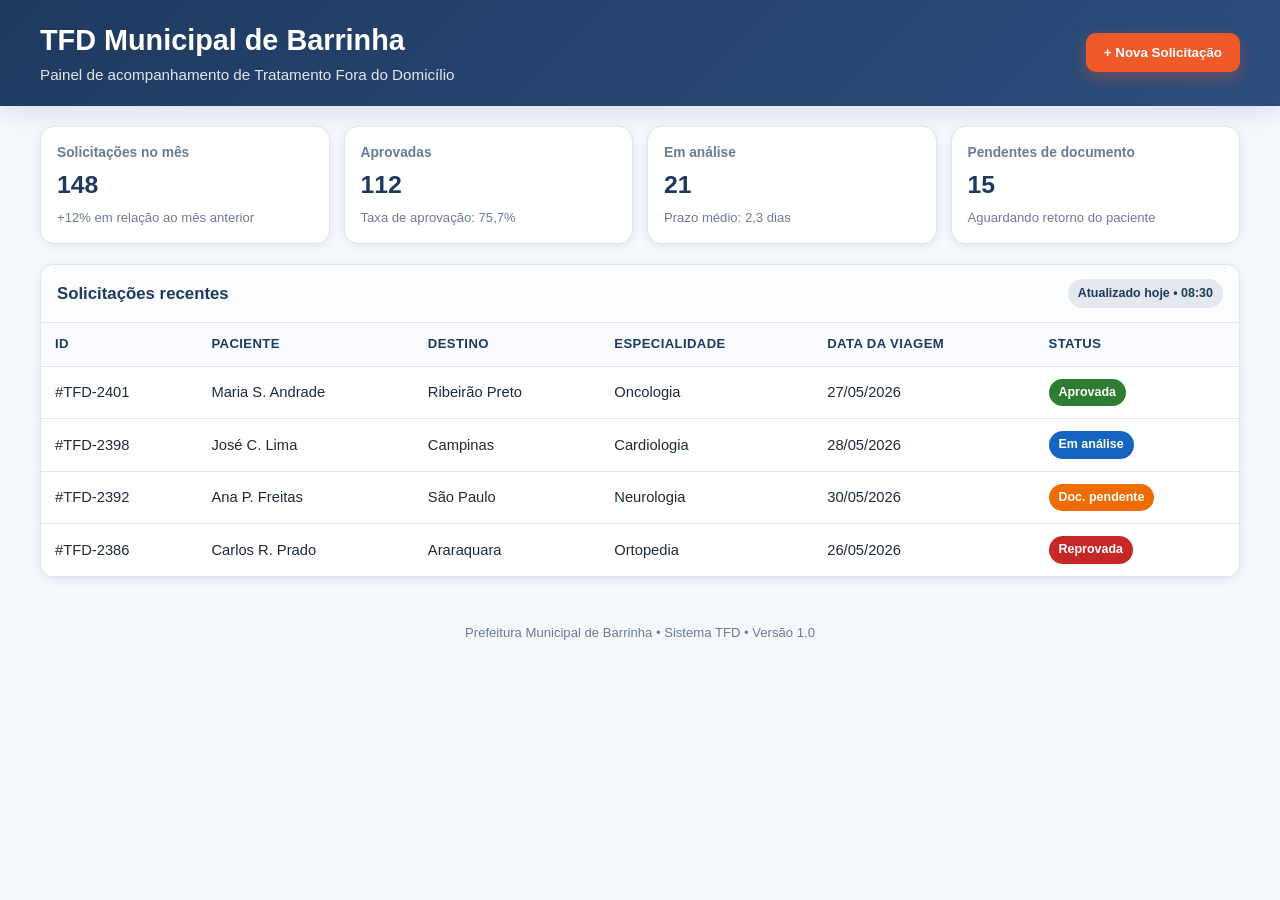
<file: index.html>
<!doctype html>
<html lang="pt-BR">
<head>
  <meta charset="UTF-8" />
  <meta name="viewport" content="width=device-width, initial-scale=1.0" />
  <title>TFD Municipal de Barrinha</title>
  <style>
    :root {
      --azul: #1F3A5F;
      --laranja: #F05A28;
      --bg: #f4f7fb;
      --card: #ffffff;
      --text: #1d2b3a;
      --muted: #6b7c93;
      --border: #dfe6ef;
      --ok: #2e7d32;
      --warn: #ef6c00;
      --pending: #1565c0;
      --danger: #c62828;
      --shadow: 0 6px 24px rgba(31, 58, 95, 0.12);
    }

    * { box-sizing: border-box; }

    body {
      margin: 0;
      font-family: "Inter", "Segoe UI", Roboto, Arial, sans-serif;
      background: var(--bg);
      color: var(--text);
      line-height: 1.4;
    }

    .app {
      min-height: 100vh;
      display: grid;
      grid-template-rows: auto auto 1fr;
    }

    header {
      background: linear-gradient(135deg, var(--azul), #2c4f7f);
      color: #fff;
      padding: 20px clamp(16px, 4vw, 40px);
      box-shadow: var(--shadow);
    }

    .header-top {
      display: flex;
      align-items: center;
      justify-content: space-between;
      gap: 12px;
      flex-wrap: wrap;
    }

    .brand h1 {
      margin: 0;
      font-size: clamp(1.2rem, 2.3vw, 1.8rem);
      font-weight: 700;
    }

    .brand p {
      margin: 4px 0 0;
      color: rgba(255,255,255,0.88);
      font-size: 0.95rem;
    }

    .btn-primary {
      border: none;
      background: var(--laranja);
      color: #fff;
      font-weight: 600;
      padding: 12px 18px;
      border-radius: 10px;
      cursor: pointer;
      transition: transform .15s ease, filter .2s ease;
      box-shadow: 0 6px 16px rgba(240,90,40,.35);
    }

    .btn-primary:hover { filter: brightness(1.05); transform: translateY(-1px); }
    .btn-primary:active { transform: translateY(0); }

    main {
      padding: 20px clamp(16px, 4vw, 40px) 32px;
      display: grid;
      gap: 20px;
    }

    .cards {
      display: grid;
      grid-template-columns: repeat(4, minmax(0,1fr));
      gap: 14px;
    }

    .card {
      background: var(--card);
      border: 1px solid var(--border);
      border-radius: 14px;
      padding: 16px;
      box-shadow: 0 2px 10px rgba(31,58,95,.07);
    }

    .card .label {
      font-size: .86rem;
      color: var(--muted);
      margin: 0 0 6px;
      font-weight: 600;
    }

    .card .value {
      margin: 0;
      font-size: 1.55rem;
      font-weight: 700;
      color: var(--azul);
    }

    .card .trend {
      margin-top: 6px;
      font-size: .82rem;
      color: var(--muted);
    }

    .table-wrap {
      background: var(--card);
      border: 1px solid var(--border);
      border-radius: 14px;
      overflow: hidden;
      box-shadow: 0 2px 10px rgba(31,58,95,.07);
    }

    .table-header {
      display: flex;
      justify-content: space-between;
      align-items: center;
      gap: 12px;
      padding: 14px 16px;
      border-bottom: 1px solid var(--border);
      background: #fbfdff;
    }

    .table-header h2 {
      margin: 0;
      font-size: 1.05rem;
      color: var(--azul);
    }

    .chip {
      font-size: .78rem;
      padding: 6px 10px;
      border-radius: 999px;
      background: rgba(31,58,95,.1);
      color: var(--azul);
      font-weight: 600;
    }

    table {
      width: 100%;
      border-collapse: collapse;
    }

    th, td {
      padding: 12px 14px;
      text-align: left;
      border-bottom: 1px solid var(--border);
      font-size: .92rem;
    }

    th {
      background: #f9fbfe;
      color: var(--azul);
      font-size: .82rem;
      text-transform: uppercase;
      letter-spacing: .03em;
    }

    tr:hover td { background: #fcfeff; }

    .status {
      display: inline-flex;
      align-items: center;
      gap: 6px;
      font-size: .78rem;
      font-weight: 700;
      border-radius: 999px;
      padding: 5px 10px;
      color: #fff;
    }

    .status.ok { background: var(--ok); }
    .status.warn { background: var(--warn); }
    .status.pending { background: var(--pending); }
    .status.danger { background: var(--danger); }

    footer {
      text-align: center;
      padding: 14px;
      color: var(--muted);
      font-size: .82rem;
    }

    @media (max-width: 980px) {
      .cards { grid-template-columns: repeat(2, minmax(0,1fr)); }
    }

    @media (max-width: 680px) {
      header { padding-bottom: 18px; }
      .header-top { align-items: flex-start; }
      .btn-primary { width: 100%; }
      .cards { grid-template-columns: 1fr; }
      .table-wrap { overflow-x: auto; }
      table { min-width: 680px; }
    }
  </style>
</head>
<body>
  <div class="app">
    <header>
      <div class="header-top">
        <div class="brand">
          <h1>TFD Municipal de Barrinha</h1>
          <p>Painel de acompanhamento de Tratamento Fora do Domicílio</p>
        </div>
        <button class="btn-primary" type="button">+ Nova Solicitação</button>
      </div>
    </header>

    <main>
      <section class="cards" aria-label="Resumo de indicadores">
        <article class="card">
          <p class="label">Solicitações no mês</p>
          <p class="value">148</p>
          <div class="trend">+12% em relação ao mês anterior</div>
        </article>
        <article class="card">
          <p class="label">Aprovadas</p>
          <p class="value">112</p>
          <div class="trend">Taxa de aprovação: 75,7%</div>
        </article>
        <article class="card">
          <p class="label">Em análise</p>
          <p class="value">21</p>
          <div class="trend">Prazo médio: 2,3 dias</div>
        </article>
        <article class="card">
          <p class="label">Pendentes de documento</p>
          <p class="value">15</p>
          <div class="trend">Aguardando retorno do paciente</div>
        </article>
      </section>

      <section class="table-wrap" aria-label="Tabela de solicitações">
        <div class="table-header">
          <h2>Solicitações recentes</h2>
          <span class="chip">Atualizado hoje • 08:30</span>
        </div>
        <table>
          <thead>
            <tr>
              <th>ID</th>
              <th>Paciente</th>
              <th>Destino</th>
              <th>Especialidade</th>
              <th>Data da viagem</th>
              <th>Status</th>
            </tr>
          </thead>
          <tbody>
            <tr>
              <td>#TFD-2401</td>
              <td>Maria S. Andrade</td>
              <td>Ribeirão Preto</td>
              <td>Oncologia</td>
              <td>27/05/2026</td>
              <td><span class="status ok">Aprovada</span></td>
            </tr>
            <tr>
              <td>#TFD-2398</td>
              <td>José C. Lima</td>
              <td>Campinas</td>
              <td>Cardiologia</td>
              <td>28/05/2026</td>
              <td><span class="status pending">Em análise</span></td>
            </tr>
            <tr>
              <td>#TFD-2392</td>
              <td>Ana P. Freitas</td>
              <td>São Paulo</td>
              <td>Neurologia</td>
              <td>30/05/2026</td>
              <td><span class="status warn">Doc. pendente</span></td>
            </tr>
            <tr>
              <td>#TFD-2386</td>
              <td>Carlos R. Prado</td>
              <td>Araraquara</td>
              <td>Ortopedia</td>
              <td>26/05/2026</td>
              <td><span class="status danger">Reprovada</span></td>
            </tr>
          </tbody>
        </table>
      </section>
    </main>

    <footer>
      Prefeitura Municipal de Barrinha • Sistema TFD • Versão 1.0
    </footer>
  </div>
</body>
</html>
</file>
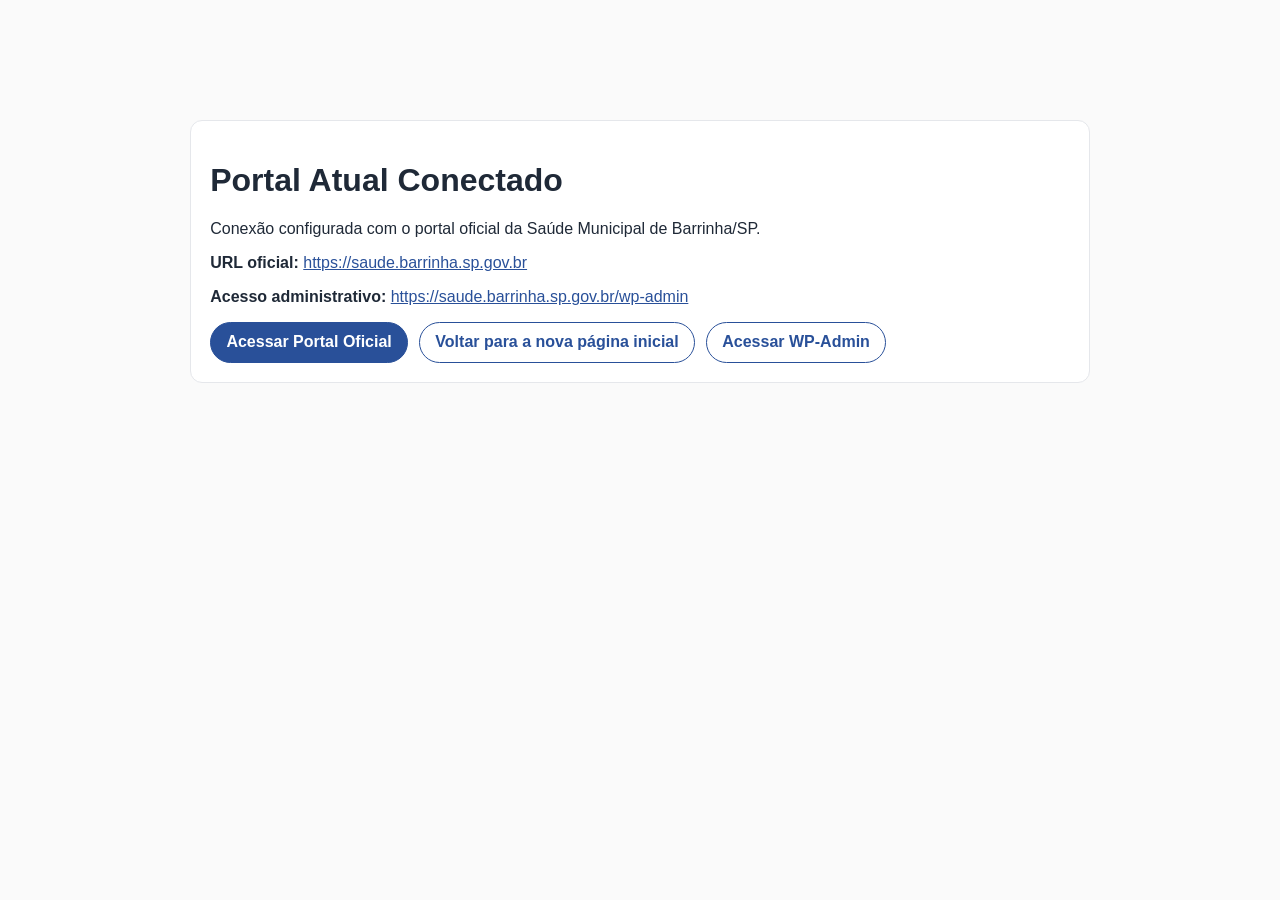
<file: portal-atual.html>
<!DOCTYPE html>
<html lang="pt-BR">
<head>
  <meta charset="UTF-8" />
  <meta name="viewport" content="width=device-width, initial-scale=1.0" />
  <title>Portal Atual Conectado | Saúde Municipal de Barrinha/SP</title>
  <style>
    body { font-family: Arial, sans-serif; margin: 0; background: #FAFAFA; color: #1F2937; }
    main { max-width: 900px; margin: 6rem auto; padding: 1.5rem; }
    .card { background: #fff; border: 1px solid #E5E7EB; border-radius: 12px; padding: 1.2rem; }
    .actions { display:flex; gap:.7rem; flex-wrap:wrap; margin-top:1rem; }
    .btn { display:inline-block; padding:.65rem .95rem; border-radius:999px; border:1px solid #295099; color:#295099; text-decoration:none; font-weight:600; }
    .btn.primary { background:#295099; color:#fff; }
    a { color: #295099; }
  </style>
</head>
<body>
  <main>
    <div class="card">
      <h1>Portal Atual Conectado</h1>
      <p>Conexão configurada com o portal oficial da Saúde Municipal de Barrinha/SP.</p>
      <p><strong>URL oficial:</strong> <a href="https://saude.barrinha.sp.gov.br" target="_blank" rel="noopener noreferrer">https://saude.barrinha.sp.gov.br</a></p>
      <p><strong>Acesso administrativo:</strong> <a href="https://saude.barrinha.sp.gov.br/wp-admin" target="_blank" rel="noopener noreferrer">https://saude.barrinha.sp.gov.br/wp-admin</a></p>
      <div class="actions">
        <a class="btn primary" href="https://saude.barrinha.sp.gov.br" target="_blank" rel="noopener noreferrer">Acessar Portal Oficial</a>
        <a class="btn" href="index.html">Voltar para a nova página inicial</a>
              <a class="btn" href="https://saude.barrinha.sp.gov.br/wp-admin" target="_blank" rel="noopener noreferrer">Acessar WP-Admin</a>
      </div>
    </div>
  </main>
</body>
</html>
</file>
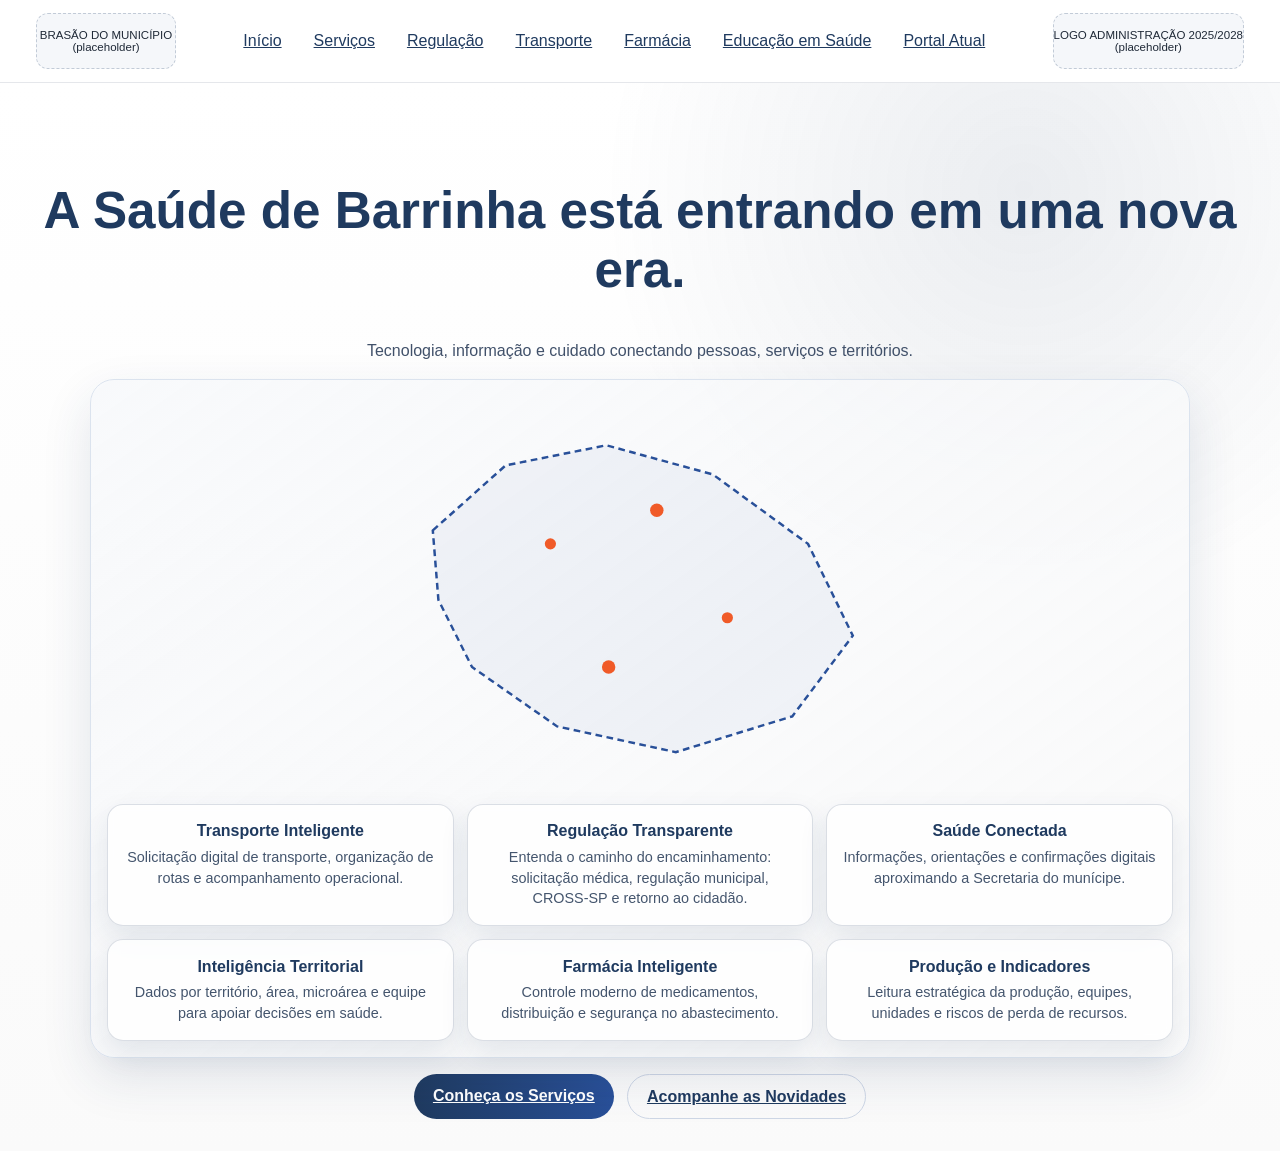
<file: revisao-home/index-nova.html>
<!DOCTYPE html>
<html lang="pt-BR">
<head>
  <meta charset="UTF-8" />
  <meta name="viewport" content="width=device-width, initial-scale=1.0" />
  <title>Prévia | Nova Home Saúde Municipal de Barrinha/SP</title>
  <meta name="description" content="Prévia da nova homepage futurista da Saúde Municipal de Barrinha/SP para revisão interna." />
  <link rel="stylesheet" href="nova-home.css" />
</head>
<body>
  <header class="header" aria-label="Cabeçalho institucional">
    <div class="header-inner">
      <div class="logo-slot">BRASÃO DO MUNICÍPIO<br>(placeholder)</div>
      <nav class="menu" aria-label="Menu principal">
        <a href="#inicio">Início</a>
        <a href="#servicos">Serviços</a>
        <a href="#regulacao">Regulação</a>
        <a href="#transporte">Transporte</a>
        <a href="#farmacia">Farmácia</a>
        <a href="#educacao">Educação em Saúde</a>
        <a href="../portal-atual.html">Portal Atual</a>
      </nav>
      <div class="logo-slot">LOGO ADMINISTRAÇÃO 2025/2028<br>(placeholder)</div>
    </div>
  </header>

  <main class="hero" id="inicio">
    <section class="hero-inner">
      <h1>A Saúde de Barrinha está entrando em uma nova era.</h1>
      <p class="lead">Tecnologia, informação e cuidado conectando pessoas, serviços e territórios.</p>

      <div class="map-stage" role="img" aria-label="Mapa futurista territorial de Barrinha">
        <div class="map-core">
          <!-- TODO: substituir por SVG oficial do território de Barrinha/SP -->
          <svg class="map-svg" viewBox="0 0 500 350" aria-hidden="true">
            <path class="map-outline" d="M65,120 L130,62 L220,44 L315,70 L400,132 L440,214 L386,286 L282,318 L176,295 L100,242 L70,182 Z" />
            <circle class="pulse" cx="170" cy="132" r="5" />
            <circle class="pulse" cx="265" cy="102" r="6" style="animation-delay:.4s" />
            <circle class="pulse" cx="328" cy="198" r="5" style="animation-delay:.7s" />
            <circle class="pulse" cx="222" cy="242" r="6" style="animation-delay:1s" />
          </svg>
        </div>

        <div class="cards-grid" id="servicos">
          <article class="floating-card" id="transporte"><h3>Transporte Inteligente</h3><p>Solicitação digital de transporte, organização de rotas e acompanhamento operacional.</p></article>
          <article class="floating-card" id="regulacao"><h3>Regulação Transparente</h3><p>Entenda o caminho do encaminhamento: solicitação médica, regulação municipal, CROSS-SP e retorno ao cidadão.</p></article>
          <article class="floating-card"><h3>Saúde Conectada</h3><p>Informações, orientações e confirmações digitais aproximando a Secretaria do munícipe.</p></article>
          <article class="floating-card"><h3>Inteligência Territorial</h3><p>Dados por território, área, microárea e equipe para apoiar decisões em saúde.</p></article>
          <article class="floating-card" id="farmacia"><h3>Farmácia Inteligente</h3><p>Controle moderno de medicamentos, distribuição e segurança no abastecimento.</p></article>
          <article class="floating-card" id="educacao"><h3>Produção e Indicadores</h3><p>Leitura estratégica da produção, equipes, unidades e riscos de perda de recursos.</p></article>
        </div>
      </div>

      <div class="hero-actions">
        <a class="btn btn-primary" href="#servicos">Conheça os Serviços</a>
        <a class="btn btn-secondary" href="../portal-atual.html">Acompanhe as Novidades</a>
      </div>
    </section>
  </main>

  <script src="nova-home.js"></script>
</body>
</html>
</file>
<file: revisao-home/nova-home.css>
:root { --blue:#1F3A5F; --blue2:#295099; --orange:#F05A28; --n1:#FAFAFA; --n2:#F5F7FA; --n3:#E5E7EB; --text:#1F2937; }
*{box-sizing:border-box} body{margin:0;font-family:Inter,Segoe UI,Arial,sans-serif;color:var(--text);background:#fff}
.header{position:sticky;top:0;background:rgba(255,255,255,.92);backdrop-filter:blur(8px);border-bottom:1px solid var(--n3)}
.header-inner{max-width:1240px;margin:0 auto;padding:.8rem 1rem;display:grid;grid-template-columns:auto 1fr auto;gap:1rem;align-items:center}
.logo-slot{min-width:140px;min-height:56px;display:flex;align-items:center;justify-content:center;font-size:.72rem;text-align:center;border:1px dashed #c2cbd7;border-radius:12px;background:var(--n2)}
.menu{display:flex;flex-wrap:wrap;justify-content:center;gap:.4rem}.menu a{padding:.55rem .8rem;border-radius:999px;color:var(--blue)}
.hero{min-height:94vh;padding:3.5rem 1rem 2rem;background:radial-gradient(circle at 80% 10%,rgba(31,58,95,.09),transparent 30%),linear-gradient(180deg,#fff,var(--n1))}
.hero-inner{max-width:1240px;margin:0 auto;text-align:center}.hero h1{font-size:clamp(2rem,4vw,3.2rem);color:var(--blue)}.lead{max-width:760px;margin:.8rem auto;color:#41516a}
.map-stage{margin:1.2rem auto 0;position:relative;max-width:1100px;border:1px solid #dbe3ee;border-radius:24px;background:linear-gradient(145deg,rgba(245,247,250,.7),rgba(250,250,250,.9));padding:1rem;box-shadow:0 20px 50px rgba(31,58,95,.12)}
.map-core{display:flex;justify-content:center}.map-svg{width:min(560px,78vw)}.map-outline{fill:rgba(41,80,153,.05);stroke:var(--blue2);stroke-width:2.2;stroke-dasharray:6 4;animation:trace 4s linear infinite}.pulse{fill:var(--orange);animation:pulse 2.2s ease-in-out infinite}
.cards-grid{margin-top:1rem;display:grid;grid-template-columns:repeat(3,1fr);gap:.8rem}.floating-card{padding:1rem;border-radius:16px;background:rgba(255,255,255,.8);border:1px solid rgba(31,58,95,.16);backdrop-filter:blur(6px);box-shadow:0 12px 28px rgba(31,58,95,.1);animation:float 5s ease-in-out infinite}.floating-card h3{margin:.1rem 0 .4rem;color:var(--blue);font-size:1rem}.floating-card p{margin:0;font-size:.9rem;color:#44556d;line-height:1.45}
.hero-actions{display:flex;justify-content:center;flex-wrap:wrap;gap:.8rem;margin-top:1rem}.btn{padding:.8rem 1.2rem;border-radius:999px;font-weight:600}.btn-primary{background:linear-gradient(90deg,var(--blue),var(--blue2));color:#fff}.btn-secondary{border:1px solid #ced7e6;color:var(--blue)}
@keyframes pulse{0%,100%{transform:scale(1)}50%{transform:scale(1.35);opacity:.45}}@keyframes trace{to{stroke-dashoffset:120}}@keyframes float{50%{transform:translateY(-6px)}}
@media (max-width:980px){.header-inner{grid-template-columns:1fr}.menu{justify-content:flex-start}.cards-grid{grid-template-columns:1fr 1fr}}
@media (max-width:680px){.cards-grid{grid-template-columns:1fr}.logo-slot{width:100%}}
@media (prefers-reduced-motion:reduce){*,*:before,*:after{animation:none!important;transition:none!important}}
</file>
